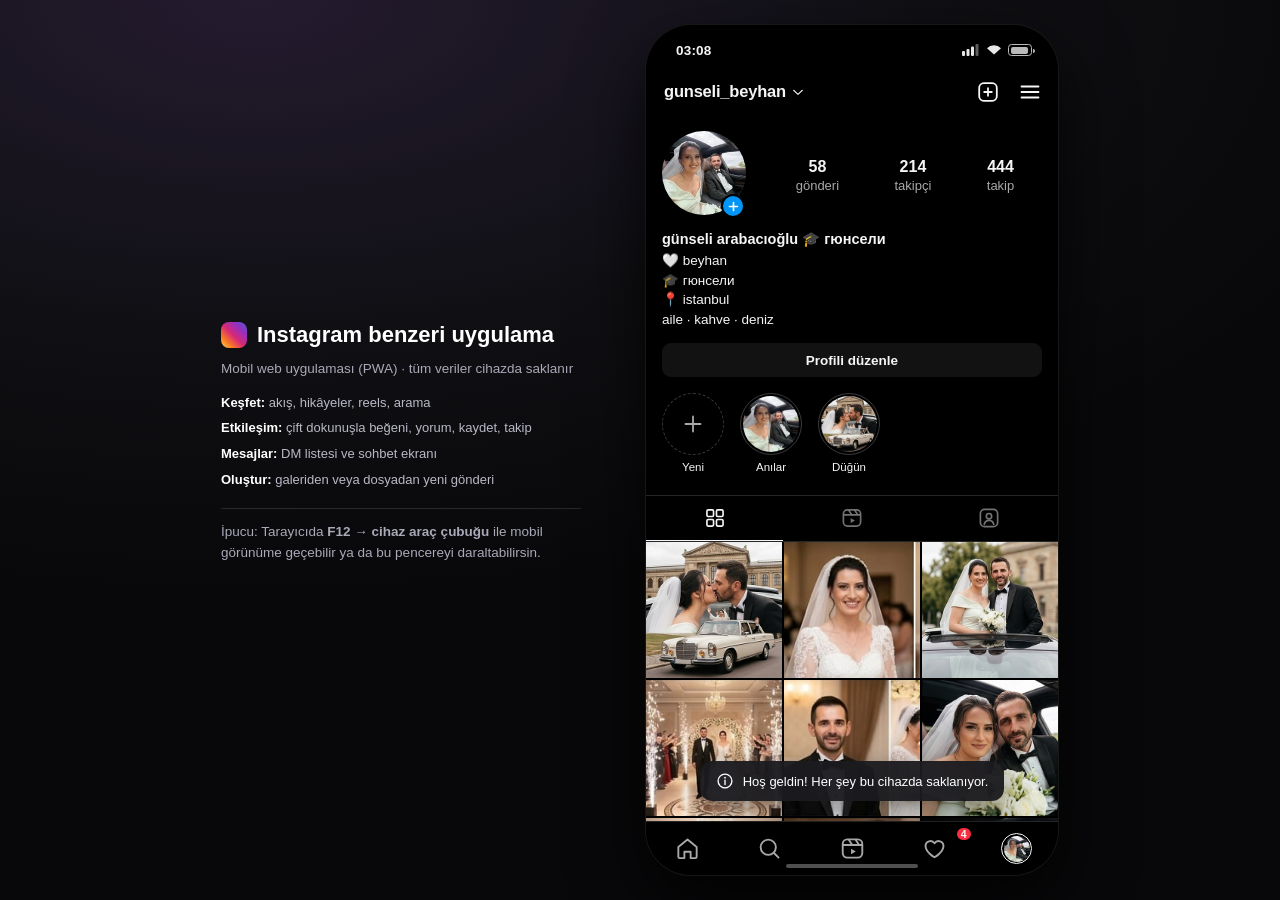
<file: index.html>
<!DOCTYPE html>
<html lang="tr" data-theme="dark">
<head>
<meta charset="utf-8" />
<meta name="viewport" content="width=device-width, initial-scale=1, maximum-scale=1, viewport-fit=cover" />
<title>Instagram — Benzeri Uygulama</title>
<meta name="description" content="Instagram benzeri, tamamen yerel çalışan mobil sosyal medya uygulaması prototipi." />
<meta name="theme-color" content="#000000" />
<meta name="color-scheme" content="dark light" />
<meta name="mobile-web-app-capable" content="yes" />
<meta name="apple-mobile-web-app-capable" content="yes" />
<meta name="apple-mobile-web-app-status-bar-style" content="black-translucent" />
<meta name="apple-mobile-web-app-title" content="Instagram" />
<link rel="manifest" href="manifest.webmanifest" />
<link rel="icon" href="icons/favicon-32.png" sizes="32x32" />
<link rel="apple-touch-icon" href="icons/apple-touch-icon.png" />
<link rel="stylesheet" href="css/styles.css" />
</head>
<body>

<!-- Masaüstünde telefon çerçevesi, telefonda tam ekran -->
<div class="stage">
  <aside class="stage-note" aria-hidden="true">
    <h1><span class="stage-note__mark"></span> Instagram benzeri uygulama</h1>
    <p>Mobil web uygulaması (PWA) · tüm veriler cihazda saklanır</p>
    <ul>
      <li><b>Keşfet:</b> akış, hikâyeler, reels, arama</li>
      <li><b>Etkileşim:</b> çift dokunuşla beğeni, yorum, kaydet, takip</li>
      <li><b>Mesajlar:</b> DM listesi ve sohbet ekranı</li>
      <li><b>Oluştur:</b> galeriden veya dosyadan yeni gönderi</li>
    </ul>
    <p class="stage-note__hint">İpucu: Tarayıcıda <b>F12 → cihaz araç çubuğu</b> ile mobil görünüme geçebilir ya da bu pencereyi daraltabilirsin.</p>
  </aside>

  <div class="device">
    <div class="phone" id="phone">
      <div class="notch" aria-hidden="true"></div>

      <div class="status-bar" aria-hidden="true">
        <div class="status-left"><span id="clock">09:41</span></div>
        <div class="status-right">
          <svg viewBox="0 0 18 12" width="18" height="12" aria-hidden="true"><rect x="0" y="7" width="3" height="5" rx="1" fill="currentColor"/><rect x="4.5" y="5" width="3" height="7" rx="1" fill="currentColor"/><rect x="9" y="2.5" width="3" height="9.5" rx="1" fill="currentColor"/><rect x="13.5" y="0" width="3" height="12" rx="1" fill="currentColor" opacity=".4"/></svg>
          <svg viewBox="0 0 16 12" width="16" height="12" aria-hidden="true"><path d="M8 10.5 1 4.2A9.6 9.6 0 0 1 15 4.2Z" fill="currentColor"/></svg>
          <span class="battery"><i style="width:78%"></i></span>
        </div>
      </div>

      <header class="appbar" id="appbar"></header>
      <main class="screen" id="screen" tabindex="-1"></main>
      <nav class="tabbar" id="tabbar" aria-label="Ana gezinme"></nav>

      <div class="overlay-root" id="overlays" aria-live="polite"></div>
      <div class="toasts" id="toasts" aria-live="polite"></div>
      <div class="home-indicator" aria-hidden="true"></div>
    </div>
  </div>
</div>

<script src="js/icons.js"></script>
<script src="js/data.js"></script>
<script src="js/store.js"></script>
<script src="js/components.js"></script>
<script src="js/app.js"></script>
</body>
</html>
</file>
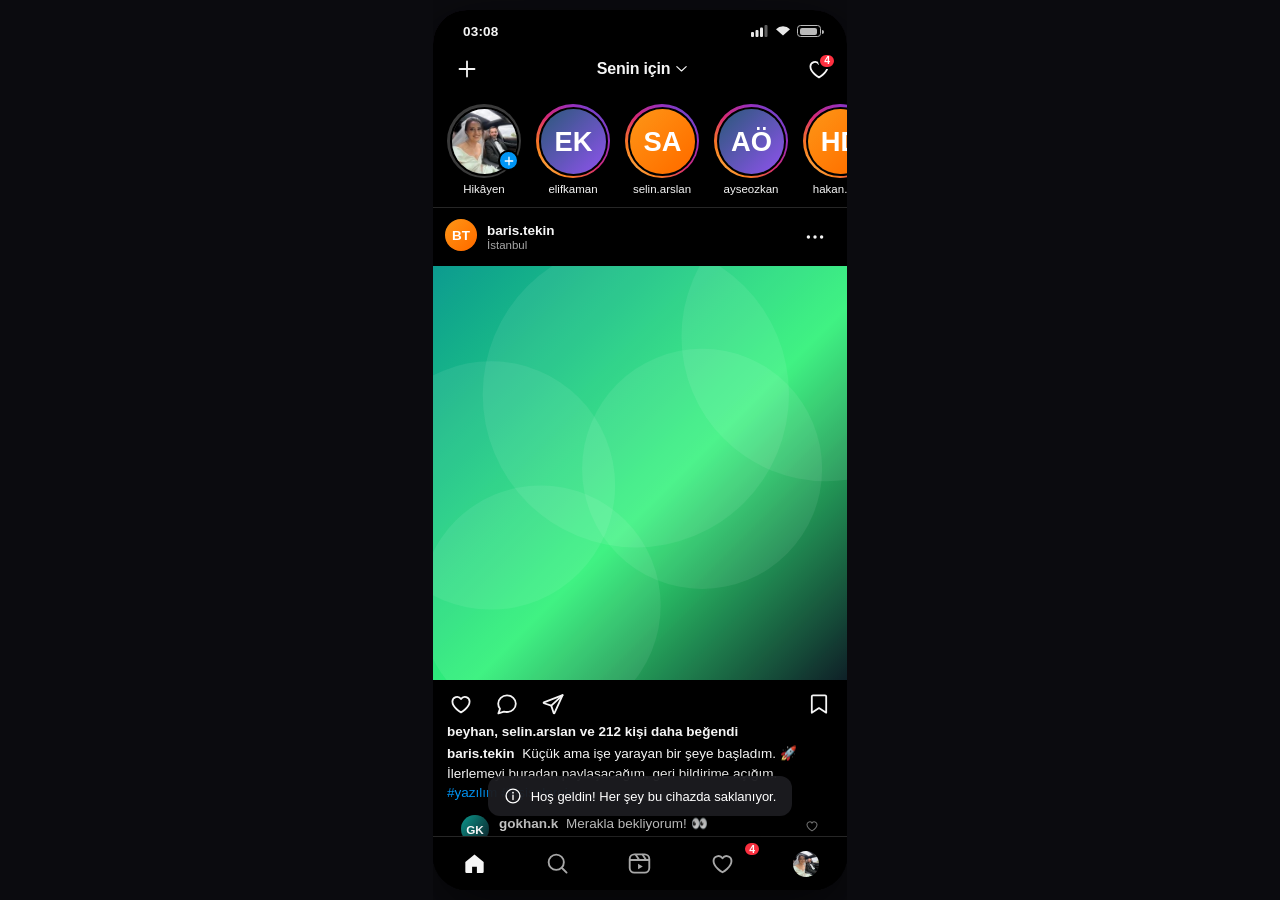
<file: tools/shot.html>
<!DOCTYPE html>
<html lang="tr">
<head>
<meta charset="utf-8">
<title>Ekran görüntüsü kabı</title>
<style>
  html, body { margin: 0; height: 100%; background: #0b0b0f; display: grid; place-items: center; overflow: hidden; }
  iframe { width: 414px; height: 880px; border: 0; border-radius: 34px; background: #000; box-shadow: 0 20px 60px rgba(0,0,0,.6); }
</style>
</head>
<body>
<!--
  Başsız Chrome penceresi 500px'in altına inemediği için uygulamayı tam 414x880
  CSS px'lik bir iframe içinde çalıştırıp o genişlikte ekran görüntüsü alıyoruz.
  Kullanım: shot.html?r=/feed&theme=dark
-->
<iframe id="f" src="../index.html#/feed"></iframe>
<script>
  var p = new URLSearchParams(location.search);
  var route = p.get("r") || "/feed";
  var theme = p.get("theme");
  var f = document.getElementById("f");
  f.src = "../index.html?nosw=1#" + route;
  if (theme) {
    f.addEventListener("load", function () {
      try { f.contentWindow.IG.Store.setTheme(theme); } catch (e) {}
    });
  }
</script>
</body>
</html>
</file>
<file: css/styles.css>
/* ==========================================================================
   styles.css — Instagram benzeri mobil web uygulaması
   1) Tema değişkenleri     6) Keşfet
   2) Sahne / telefon       7) Reels
   3) Üst çubuk + sekmeler  8) Profil
   4) Hikâye şeridi         9) Mesajlar
   5) Akış                 10) Katmanlar, hikâye oynatıcı, oluştur, ayarlar
   ========================================================================== */

/* ---------------------------------------------------------------- 1) Tema */
:root {
  --grad: linear-gradient(45deg, #feda75 0%, #fa7e1e 22%, #d62976 48%, #962fbf 74%, #4f5bd5 100%);
  --grad-soft: linear-gradient(45deg, #833ab4, #fd1d1d, #fcb045);
  --blue: #0095f6;
  --blue-press: #1877f2;
  --red: #ff3040;
  --green: #1cd14f;
  --radius: 12px;
  --radius-lg: 20px;
  --tap: 44px;
  --ease: cubic-bezier(.22, .61, .36, 1);
}

[data-theme="dark"] {
  --bg: #000000;
  --elev: #121212;
  --elev-2: #1c1c1e;
  --card: #0a0a0a;
  --border: #262626;
  --border-strong: #3a3a3a;
  --text: #f5f5f5;
  --text-2: #a8a8a8;
  --text-3: #737373;
  --chrome: rgba(0, 0, 0, .88);
  --overlay: rgba(0, 0, 0, .6);
  --bubble: #262626;
  --msg: linear-gradient(120deg, #4f5bd5, #962fbf 55%, #d62976);
  --stage: radial-gradient(1200px 600px at 20% 0%, #241b2f 0%, #101014 55%, #08080a 100%);
  --shadow: 0 30px 70px rgba(0, 0, 0, .75);
  --fallback: #17171a;
}

[data-theme="light"] {
  --bg: #ffffff;
  --elev: #f4f4f5;
  --elev-2: #ececee;
  --card: #ffffff;
  --border: #dbdbdb;
  --border-strong: #c7c7c7;
  --text: #000000;
  --text-2: #737373;
  --text-3: #8e8e8e;
  --chrome: rgba(255, 255, 255, .92);
  --overlay: rgba(0, 0, 0, .45);
  --bubble: #efefef;
  --msg: linear-gradient(120deg, #4f5bd5, #962fbf 55%, #d62976);
  --stage: radial-gradient(1200px 600px at 20% 0%, #efeaf6 0%, #e6e6ec 55%, #dcdce4 100%);
  --shadow: 0 30px 70px rgba(20, 20, 40, .28);
  --fallback: #ececec;
}

*, *::before, *::after { box-sizing: border-box; }

html, body {
  margin: 0;
  padding: 0;
  height: 100%;
}

body {
  font-family: -apple-system, BlinkMacSystemFont, "Segoe UI", Roboto, Helvetica, Arial, "Apple Color Emoji", "Segoe UI Emoji", sans-serif;
  background: var(--stage);
  color: var(--text);
  -webkit-font-smoothing: antialiased;
  -moz-osx-font-smoothing: grayscale;
  overflow: hidden;
}

[data-theme="light"] body { color: #000; }

button, input, textarea, select {
  font: inherit;
  color: inherit;
}

button {
  background: none;
  border: 0;
  padding: 0;
  cursor: pointer;
  -webkit-tap-highlight-color: transparent;
}

input, textarea {
  background: none;
  border: 0;
  outline: none;
}

textarea { resize: none; }

a { color: inherit; text-decoration: none; cursor: pointer; }

ul { list-style: none; margin: 0; padding: 0; }

h1, h2, h3, h4, p { margin: 0; }

.flex-1 { flex: 1; }

.lnk { color: var(--blue); cursor: pointer; }
.lnk--bold { font-weight: 700; }
.lnk--danger { color: var(--red); }

.uname { font-weight: 600; color: var(--text); }

.ic { display: block; flex: none; }

/* Doğrulama rozeti her zaman metin akışında kalmalı; blok olursa satır kırıyor */
svg.ic--verified { display: inline-block; vertical-align: -1px; margin-left: 3px; }

.ic--liked path { fill: var(--red); stroke: var(--red); }
.ic--saved path { fill: var(--text); stroke: var(--text); }

/* ------------------------------------------------- 2) Sahne ve telefon */
.stage {
  height: 100%;
  display: flex;
  align-items: center;
  justify-content: center;
  gap: 64px;
  padding: 24px;
}

.stage-note {
  max-width: 360px;
  color: #c9c9d4;
  display: none;
}

.stage-note h1 {
  font-size: 22px;
  font-weight: 700;
  color: #fff;
  display: flex;
  align-items: center;
  gap: 10px;
  margin-bottom: 10px;
}

.stage-note__mark {
  width: 26px;
  height: 26px;
  border-radius: 8px;
  background: var(--grad);
  display: inline-block;
}

.stage-note p { font-size: 13.5px; line-height: 1.6; color: #a9a9b8; margin-bottom: 14px; }

.stage-note ul { display: grid; gap: 7px; margin-bottom: 18px; }

.stage-note li { font-size: 13px; line-height: 1.45; color: #b9b9c6; }

.stage-note li b { color: #fff; font-weight: 600; }

.stage-note__hint {
  font-size: 12px;
  color: #8d8d9c;
  border-top: 1px solid rgba(255, 255, 255, .12);
  padding-top: 12px;
}

[data-theme="light"] .stage-note h1 { color: #1b1b22; }
[data-theme="light"] .stage-note p,
[data-theme="light"] .stage-note li { color: #4a4a58; }
[data-theme="light"] .stage-note li b { color: #1b1b22; }
[data-theme="light"] .stage-note__hint { color: #6a6a78; border-color: rgba(0, 0, 0, .1); }

.device {
  position: relative;
  flex: none;
}

.phone {
  position: relative;
  width: 414px;
  height: min(880px, calc(100vh - 48px));
  background: var(--bg);
  border-radius: 46px;
  overflow: hidden;
  display: flex;
  flex-direction: column;
  box-shadow: var(--shadow);
  border: 1px solid rgba(255, 255, 255, .09);
  isolation: isolate;
}

[data-theme="light"] .phone { border-color: rgba(0, 0, 0, .12); }

.notch {
  position: absolute;
  top: 9px;
  left: 50%;
  transform: translateX(-50%);
  width: 118px;
  height: 27px;
  border-radius: 18px;
  background: #000;
  z-index: 95;
  pointer-events: none;
}

[data-theme="light"] .notch { background: #101014; }

.home-indicator {
  position: absolute;
  bottom: 7px;
  left: 50%;
  transform: translateX(-50%);
  width: 132px;
  height: 4.5px;
  border-radius: 3px;
  background: var(--text);
  opacity: .32;
  z-index: 90;
  pointer-events: none;
}

.status-bar {
  flex: none;
  height: 42px;
  display: flex;
  align-items: center;
  justify-content: space-between;
  padding: 0 26px 0 30px;
  font-size: 13.5px;
  font-weight: 600;
  color: var(--text);
  letter-spacing: .2px;
}

.status-left { padding-top: 8px; }

.status-right {
  display: flex;
  align-items: center;
  gap: 6px;
  padding-top: 8px;
  opacity: .95;
}

.battery {
  width: 24px;
  height: 12px;
  border: 1px solid currentColor;
  border-radius: 3.5px;
  position: relative;
  opacity: .8;
  display: inline-block;
}

.battery::after {
  content: "";
  position: absolute;
  right: -3.5px;
  top: 3.5px;
  width: 2px;
  height: 4px;
  border-radius: 0 2px 2px 0;
  background: currentColor;
}

.battery i {
  position: absolute;
  inset: 1.5px;
  display: block;
  background: currentColor;
  border-radius: 2px;
  max-width: calc(100% - 3px);
}

/* ---------------------------------------------------- 3) Üst çubuk */
.appbar {
  flex: none;
  height: 50px;
  display: flex;
  align-items: center;
  gap: 4px;
  padding: 0 8px 0 14px;
  background: var(--bg);
  border-bottom: 1px solid transparent;
  z-index: 40;
}

.appbar--flush { border-bottom-color: transparent; }

.appbar__left { flex: 1; display: flex; align-items: center; }

.appbar__right { display: flex; align-items: center; gap: 2px; }

.appbar__title {
  flex: 1;
  font-size: 17px;
  font-weight: 700;
  letter-spacing: -.2px;
  white-space: nowrap;
  overflow: hidden;
  text-overflow: ellipsis;
  padding-left: 4px;
}

.appbar__title--tight { font-size: 16.5px; display: flex; align-items: center; gap: 5px; }

/* Akış başlığı: ortada "Senin için ⌄" (gerçek Instagram gibi) */
.appbar__feedtitle {
  display: flex;
  align-items: center;
  gap: 4px;
  font-size: 16px;
  font-weight: 700;
  letter-spacing: -.2px;
  color: var(--text);
  background: none;
  padding: 4px 2px;
}

.appbar__right--feed { flex: 1; justify-content: flex-end; }

.appbar__back { display: flex; align-items: center; }

.appbar__search {
  flex: 1;
  display: flex;
  align-items: center;
  gap: 8px;
  height: 36px;
  padding: 0 10px;
  border-radius: 10px;
  background: var(--elev);
  color: var(--text-2);
}

.appbar__search input {
  flex: 1;
  font-size: 15px;
  color: var(--text);
  min-width: 0;
}

.appbar__search input::placeholder { color: var(--text-3); }

.appbar__search .icon-btn--sm { width: 24px; height: 24px; color: var(--text-3); }

.wordmark {
  font-family: "Segoe Script", "Brush Script MT", "Apple Chancery", "Lucida Handwriting", cursive;
  font-size: 26px;
  font-weight: 500;
  letter-spacing: .4px;
  line-height: 1;
  padding-bottom: 4px;
  background: var(--grad);
  -webkit-background-clip: text;
  background-clip: text;
  color: transparent;
  white-space: nowrap;
}

.icon-btn {
  width: 40px;
  height: 40px;
  display: grid;
  place-items: center;
  color: var(--text);
  border-radius: 50%;
  position: relative;
  transition: transform .12s var(--ease), opacity .15s;
}

.icon-btn:active { transform: scale(.9); opacity: .75; }

.icon-btn--ghost { color: #fff; }

.dot-badge {
  position: absolute;
  top: 4px;
  right: 3px;
  min-width: 16px;
  height: 16px;
  padding: 0 4px;
  border-radius: 9px;
  background: var(--red);
  color: #fff;
  font-size: 10.5px;
  font-weight: 700;
  display: grid;
  place-items: center;
  border: 2px solid var(--bg);
  line-height: 1;
}

/* ---------------------------------------------------- 3b) Sekmeler */
.tabbar {
  flex: none;
  height: 54px;
  display: flex;
  align-items: center;
  justify-content: space-around;
  background: var(--chrome);
  backdrop-filter: blur(18px);
  -webkit-backdrop-filter: blur(18px);
  border-top: 1px solid var(--border);
  padding-bottom: env(safe-area-inset-bottom);
  z-index: 50;
  transition: transform .25s var(--ease), opacity .2s;
}

.tabbar.is-hidden { transform: translateY(110%); opacity: 0; pointer-events: none; }

.tabbar__item {
  flex: 1;
  height: 100%;
  display: grid;
  place-items: center;
  color: var(--text);
  position: relative;
  transition: transform .15s var(--ease);
}

.tabbar__item:active { transform: scale(.88); }

.tabbar__item.is-active { color: var(--text); }

.tabbar__item:not(.is-active) { color: var(--text-2); }

.tabbar__avatar {
  display: grid;
  place-items: center;
  border-radius: 50%;
  padding: 1.5px;
  border: 1.5px solid transparent;
}

.tabbar__avatar.is-active { border-color: var(--text); }

.tabbar__avatar .avatar { border-radius: 50%; }

/* ------------------------------------------------- 4) Kaydırılan ekran */
.screen {
  flex: 1;
  overflow-y: auto;
  overflow-x: hidden;
  -webkit-overflow-scrolling: touch;
  overscroll-behavior-y: contain;
  scrollbar-width: none;
  position: relative;
}

.screen::-webkit-scrollbar { display: none; }

.screen--reels { overflow: hidden; }

.screen__inner { padding-bottom: 22px; }

.screen__inner--tight { padding-top: 4px; }

.screen__inner--flush { padding-bottom: 26px; }

.section-label {
  display: flex;
  align-items: center;
  justify-content: space-between;
  padding: 14px 14px 8px;
  font-size: 13px;
  font-weight: 700;
  color: var(--text);
  letter-spacing: .1px;
}

.section-label .lnk { font-size: 12.5px; font-weight: 600; }

/* --------------------------------------------------- 4b) Hikâye şeridi */
.story-bar {
  display: flex;
  gap: 15px;
  padding: 10px 14px 12px;
  overflow-x: auto;
  scrollbar-width: none;
  border-bottom: 1px solid var(--border);
}

.story-bar::-webkit-scrollbar { display: none; }

.story { position: relative; display: flex; flex-direction: column; align-items: center; gap: 5px; flex: none; }

.story__name {
  font-size: 11.5px;
  color: var(--text);
  max-width: 74px;
  overflow: hidden;
  text-overflow: ellipsis;
  white-space: nowrap;
  text-align: center;
}

.story__add {
  position: absolute;
  right: 2px;
  top: 46px;
  width: 21px;
  height: 21px;
  border-radius: 50%;
  background: var(--blue);
  color: #fff;
  display: grid;
  place-items: center;
  border: 2.5px solid var(--bg);
  z-index: 2;
}

.story-ring {
  --av: 66px;
  width: calc(var(--av) + 8px);
  height: calc(var(--av) + 8px);
  padding: 2.5px;
  border-radius: 50%;
  background: var(--grad);
  display: grid;
  place-items: center;
  flex: none;
  position: relative;
  cursor: pointer;
  transition: transform .14s var(--ease);
}

.story-ring:active { transform: scale(.94); }

.story-ring.is-seen { background: var(--border-strong); }

.story-ring .avatar {
  width: 100%;
  height: 100%;
  border-radius: 50%;
  border: 2.5px solid var(--bg);
  object-fit: cover;
  background: var(--elev);
}

.story-ring__live {
  position: absolute;
  bottom: -2px;
  left: 50%;
  transform: translateX(-50%);
  background: var(--red);
  color: #fff;
  font-size: 8.5px;
  font-weight: 800;
  letter-spacing: .6px;
  padding: 3px 6px;
  border-radius: 6px;
  border: 2px solid var(--bg);
}

.story-ring__badge {
  position: absolute;
  top: -2px;
  right: -2px;
  background: var(--red);
  color: #fff;
  font-size: 10px;
  font-weight: 700;
  min-width: 17px;
  height: 17px;
  border-radius: 9px;
  display: grid;
  place-items: center;
  border: 2px solid var(--bg);
}

.pull-hint {
  height: 0;
  overflow: hidden;
  display: flex;
  align-items: center;
  justify-content: center;
  gap: 8px;
  color: var(--text-2);
  font-size: 12.5px;
  transition: height .2s var(--ease);
}

.pull-hint .spinner { opacity: .35; transition: opacity .2s; }

.pull-hint.is-pulling .spinner { opacity: 1; }

.pull-hint.is-refreshing .spinner { opacity: 1; animation-duration: .7s; }

.spinner {
  width: 17px;
  height: 17px;
  border-radius: 50%;
  border: 2px solid var(--text-3);
  border-top-color: var(--text);
  animation: spin 1s linear infinite;
  display: inline-block;
}

@keyframes spin { to { transform: rotate(360deg); } }

/* ------------------------------------------------------------ 5) Akış */
.feed { display: flex; flex-direction: column; }

.post { border-bottom: 1px solid var(--border); padding-bottom: 6px; }

.post-head {
  display: flex;
  align-items: center;
  gap: 10px;
  padding: 9px 12px;
}

.post-head__ring { flex: none; display: grid; place-items: center; }

.post-head__ring .story-ring { --av: 32px; }

.post-head__meta { flex: 1; display: flex; flex-direction: column; min-width: 0; gap: 1px; }

.post-head__meta .uname { font-size: 13.5px; display: flex; align-items: center; gap: 4px; }

.post-head__sub {
  font-size: 11.5px;
  color: var(--text-2);
  overflow: hidden;
  text-overflow: ellipsis;
  white-space: nowrap;
}

.post-media {
  position: relative;
  background: var(--fallback);
  overflow: hidden;
  cursor: pointer;
  user-select: none;
  -webkit-user-select: none;
}

.post-media__img {
  width: 100%;
  height: auto;
  display: block;
  max-height: 78vh;
  object-fit: cover;
  background: var(--fallback);
}

.post-actions {
  display: flex;
  align-items: center;
  gap: 6px;
  padding: 4px 8px 0;
}

.post-actions .icon-btn { color: var(--text); }

.post-body { padding: 0 14px; display: flex; flex-direction: column; gap: 5px; }

.post-likes { font-size: 13.5px; font-weight: 700; }

.post-caption { font-size: 13.5px; line-height: 1.45; word-break: break-word; }

.post-caption .uname { margin-right: 4px; }

.post-more, .post-addcomment {
  font-size: 13.5px;
  color: var(--text-2);
  text-align: left;
  padding: 1px 0;
}

.post-time { font-size: 10.5px; color: var(--text-3); text-transform: uppercase; letter-spacing: .3px; }

.heart-burst {
  position: absolute;
  inset: 0;
  display: grid;
  place-items: center;
  color: #fff;
  opacity: 0;
  pointer-events: none;
  z-index: 3;
}

.heart-burst .ic { filter: drop-shadow(0 6px 18px rgba(0, 0, 0, .45)); }

.heart-burst.is-on { animation: heartPop .9s var(--ease) forwards; }

.heart-burst.is-on .ic path { fill: #ff2d55; stroke: #fff; stroke-width: .8; }

@keyframes heartPop {
  0% { opacity: 0; transform: scale(.2); }
  22% { opacity: 1; transform: scale(1.22); }
  40% { transform: scale(.94); }
  55% { transform: scale(1.04); }
  78% { opacity: 1; transform: scale(1); }
  100% { opacity: 0; transform: scale(1.02) translateY(-16px); }
}

.feed-end {
  padding: 28px 20px 14px;
  text-align: center;
  color: var(--text-2);
  font-size: 13px;
  display: grid;
  gap: 12px;
  justify-items: center;
}

/* --------------------------------------------------------- Yorumlar */
.comment {
  display: flex;
  align-items: flex-start;
  gap: 10px;
  padding: 7px 14px;
}

.comment--detail { padding: 8px 14px; }

.comment__av { flex: none; }

.comment__av .avatar { border-radius: 50%; }

.comment__body { flex: 1; min-width: 0; display: flex; flex-direction: column; gap: 3px; }

.comment__text { font-size: 13.5px; line-height: 1.4; word-break: break-word; }

.comment__text .uname { margin-right: 4px; }

.comment__meta { font-size: 11.5px; color: var(--text-2); display: flex; gap: 6px; align-items: center; }

.comment__like { color: var(--text-3); padding: 4px 0 0; }

.comment__like.is-active { color: var(--red); }

.comment-av .avatar { border-radius: 50%; }

.detail__empty { font-size: 13.5px; color: var(--text-2); padding: 16px 14px; }

/* ------------------------------------------------------------ 6) Keşfet */
.chips { display: flex; flex-wrap: wrap; gap: 8px; padding: 2px 14px 4px; }

.chip {
  display: inline-flex;
  align-items: center;
  gap: 5px;
  padding: 8px 13px;
  border-radius: 999px;
  background: var(--elev);
  font-size: 13px;
  font-weight: 600;
  color: var(--text);
  border: 1px solid transparent;
  transition: transform .12s var(--ease);
}

.chip:active { transform: scale(.95); }

.chip--ghost { background: transparent; border-color: var(--border); color: var(--text-2); font-weight: 500; }

.suggest { display: flex; gap: 10px; padding: 4px 14px 6px; }

.suggest__card {
  flex: 1;
  min-width: 0;
  display: flex;
  flex-direction: column;
  align-items: center;
  gap: 6px;
  padding: 14px 8px;
  border: 1px solid var(--border);
  border-radius: var(--radius);
  background: var(--card);
}

.suggest__card .avatar { border-radius: 50%; }

.suggest__name { font-size: 13px; font-weight: 600; display: flex; align-items: center; gap: 4px; max-width: 100%; overflow: hidden; text-overflow: ellipsis; white-space: nowrap; }

.suggest__sub { font-size: 11.5px; color: var(--text-2); text-align: center; overflow: hidden; text-overflow: ellipsis; white-space: nowrap; max-width: 100%; }

.grid3 {
  display: grid;
  grid-template-columns: repeat(3, 1fr);
  gap: 2px;
}

.grid3--gap { gap: 3px; padding: 0 2px; }

.cell {
  position: relative;
  aspect-ratio: 1 / 1;
  overflow: hidden;
  background: var(--fallback);
  display: block;
}

.cell__img { width: 100%; height: 100%; object-fit: cover; display: block; }

.cell__stats {
  position: absolute;
  inset: 0;
  background: rgba(0, 0, 0, .42);
  color: #fff;
  display: flex;
  align-items: center;
  justify-content: center;
  gap: 14px;
  font-size: 12.5px;
  font-weight: 700;
  opacity: 0;
  transition: opacity .18s;
}

.cell:hover .cell__stats { opacity: 1; }

.cell__stats .ic { display: inline-block; vertical-align: -2px; }

.cell__kind { position: absolute; top: 6px; right: 6px; color: #fff; filter: drop-shadow(0 1px 3px rgba(0,0,0,.6)); }

.cell--pick { cursor: pointer; }

.user-list { display: flex; flex-direction: column; padding: 0 4px; }

.user-row {
  display: flex;
  align-items: center;
  gap: 12px;
  padding: 8px 10px;
  border-radius: 12px;
  width: 100%;
  text-align: left;
  transition: background .15s;
}

.user-row:active { background: var(--elev); }

.user-row .avatar { border-radius: 50%; }

.user-row__meta { flex: 1; display: flex; flex-direction: column; min-width: 0; }

.user-row__name { font-size: 14px; font-weight: 600; display: flex; align-items: center; gap: 4px; }

.user-row__sub { font-size: 12px; color: var(--text-2); overflow: hidden; text-overflow: ellipsis; white-space: nowrap; }

.hash-ico {
  width: 44px;
  height: 44px;
  border-radius: 50%;
  background: var(--elev);
  display: grid;
  place-items: center;
  color: var(--text);
  flex: none;
}

/* ------------------------------------------------------------ 7) Reels */
.reels {
  height: 100%;
  overflow-y: auto;
  scroll-snap-type: y mandatory;
  scrollbar-width: none;
  background: #000;
}

.reels::-webkit-scrollbar { display: none; }

.reel {
  position: relative;
  height: 100%;
  scroll-snap-align: start;
  scroll-snap-stop: always;
  overflow: hidden;
  background: #000;
  color: #fff;
}

.reel__media { position: absolute; inset: 0; cursor: pointer; }

.reel__frame { position: absolute; inset: 0; overflow: hidden; }

.reel__img {
  width: 100%;
  height: 100%;
  object-fit: cover;
  display: block;
  transform-origin: center;
}

.reel.is-active .reel__img { animation: kenburns 16s ease-out both; }

@keyframes kenburns {
  0% { transform: scale(1.02) translate3d(0, 0, 0); }
  100% { transform: scale(1.16) translate3d(-1.5%, -2%, 0); }
}

.reel__scrim {
  position: absolute;
  inset: 0;
  background: linear-gradient(180deg, rgba(0, 0, 0, .55) 0%, rgba(0, 0, 0, 0) 26%, rgba(0, 0, 0, 0) 52%, rgba(0, 0, 0, .72) 100%);
  pointer-events: none;
}

.reel__side {
  position: absolute;
  right: 8px;
  bottom: 26px;
  display: flex;
  flex-direction: column;
  align-items: center;
  gap: 15px;
  z-index: 4;
}

.reel__act {
  display: flex;
  flex-direction: column;
  align-items: center;
  gap: 4px;
  color: #fff;
  font-size: 11.5px;
  font-weight: 600;
  transition: transform .14s var(--ease);
}

.reel__act:active { transform: scale(.88); }

.reel__act.is-active { color: var(--red); }

.reel__act.is-active .ic path { fill: var(--red); stroke: var(--red); }

.reel__disc {
  width: 34px;
  height: 34px;
  border-radius: 50%;
  overflow: hidden;
  border: 2px solid rgba(255, 255, 255, .65);
  display: block;
  animation: spin 7s linear infinite;
  margin-top: 4px;
}

.reel__disc-img { width: 100%; height: 100%; object-fit: cover; display: block; }

.reel__info {
  position: absolute;
  left: 12px;
  right: 74px;
  bottom: 22px;
  z-index: 4;
  display: flex;
  flex-direction: column;
  gap: 8px;
}

.reel__user { display: flex; align-items: center; gap: 8px; }

.reel__user .story-ring { --av: 34px; }

.reel__user .uname { font-size: 14px; color: #fff; display: flex; align-items: center; gap: 4px; }

.reel__caption { font-size: 13px; line-height: 1.4; max-height: 3.6em; overflow: hidden; }

.reel__audio {
  display: flex;
  align-items: center;
  gap: 6px;
  font-size: 12px;
  color: rgba(255, 255, 255, .92);
}

.reel__pause {
  position: absolute;
  inset: 0;
  display: grid;
  place-items: center;
  color: rgba(255, 255, 255, .85);
  opacity: 0;
  transition: opacity .2s;
}

.reel.is-paused .reel__pause { opacity: 1; }

/* ----------------------------------------------------------- 8) Profil */
.phead { padding: 14px 16px 6px; }

.phead__top { display: flex; align-items: center; gap: 22px; }

.phead__avatar { flex: none; }

.phead__stats { flex: 1; display: flex; justify-content: space-around; }

.pstat {
  display: flex;
  flex-direction: column;
  align-items: center;
  gap: 2px;
  color: var(--text);
}

.pstat b { font-size: 16px; font-weight: 700; }

.pstat span { font-size: 13px; color: var(--text-2); }

.phead__bio { margin-top: 12px; display: flex; flex-direction: column; gap: 3px; }

.phead__name { font-size: 14.5px; font-weight: 600; display: flex; align-items: center; gap: 5px; }

.phead__category { font-size: 12.5px; color: var(--text-2); }

.phead__text { font-size: 13.5px; line-height: 1.45; word-break: break-word; }

.phead__link { font-size: 13.5px; display: inline-flex; align-items: center; gap: 5px; font-weight: 600; }

.phead__new {
  margin-top: 6px;
  font-size: 12.5px;
  font-weight: 600;
  color: var(--blue);
}

.phead__buttons { display: flex; gap: 6px; margin-top: 14px; }

.btn {
  display: inline-flex;
  align-items: center;
  justify-content: center;
  gap: 6px;
  height: 34px;
  padding: 0 16px;
  border-radius: 9px;
  font-size: 13.5px;
  font-weight: 600;
  transition: transform .12s var(--ease), opacity .15s;
  white-space: nowrap;
}

.btn:active { transform: scale(.97); opacity: .88; }

.btn--primary { background: var(--blue); color: #fff; }

.btn--ghost { background: var(--elev); color: var(--text); }

.btn--danger { background: var(--red); color: #fff; }

.btn--sm { height: 30px; padding: 0 12px; font-size: 12.5px; border-radius: 8px; }

.btn--xs { height: 26px; padding: 0 10px; font-size: 11.5px; border-radius: 8px; background: rgba(255,255,255,.16); }

.btn--grow { flex: 1; }

.btn--block { width: 100%; margin-top: 8px; }

.btn--icon { width: 36px; padding: 0; flex: none; }

.highlights {
  display: flex;
  gap: 16px;
  overflow-x: auto;
  scrollbar-width: none;
  padding: 16px 0 6px;
}

.highlights::-webkit-scrollbar { display: none; }

.highlight { display: flex; flex-direction: column; align-items: center; gap: 6px; flex: none; }

.highlight__ring {
  width: 62px;
  height: 62px;
  border-radius: 50%;
  padding: 2px;
  border: 1px solid var(--border-strong);
  display: grid;
  place-items: center;
}

.highlight__img { width: 100%; height: 100%; border-radius: 50%; object-fit: cover; display: block; }

.highlight__label { font-size: 11.5px; color: var(--text); max-width: 68px; overflow: hidden; text-overflow: ellipsis; white-space: nowrap; }

.tabs {
  display: flex;
  margin-top: 10px;
  border-top: 1px solid var(--border);
  border-bottom: 1px solid var(--border);
}

.tab {
  flex: 1;
  height: 45px;
  display: grid;
  place-items: center;
  color: var(--text-3);
  border-bottom: 1.5px solid transparent;
  transition: color .15s;
}

.tab.is-active { color: var(--text); border-bottom-color: var(--text); }

.grid-empty {
  padding: 54px 30px;
  display: grid;
  justify-items: center;
  gap: 12px;
  color: var(--text-2);
  text-align: center;
  font-size: 13.5px;
}

.grid-empty .ic { opacity: .55; }

/* --- Instagram profil ekranı: boş durum, +Yeni, avatar rozeti --- */

/* Kendi profilinde boş ızgara yerine görünen "Gönderi paylaş" bloğu */
.pempty {
  padding: 46px 34px 54px;
  display: grid;
  justify-items: center;
  gap: 10px;
  text-align: center;
}

.pempty__icon {
  width: 76px;
  height: 76px;
  border-radius: 50%;
  border: 1.5px solid var(--border-strong);
  display: grid;
  place-items: center;
  color: var(--text-2);
  margin-bottom: 6px;
}

.pempty h3 { font-size: 15px; font-weight: 600; color: var(--text); }

.pempty p { font-size: 13.5px; line-height: 1.45; color: var(--text-2); max-width: 260px; }

.pempty .btn { margin-top: 8px; }

.pempty__hint {
  font-size: 11.5px !important;
  color: var(--text-3) !important;
  line-height: 1.5 !important;
  max-width: 280px !important;
  margin-top: 4px;
}

/* Öne çıkanlar: "+ Yeni" dairesi */
.highlight__ring--new {
  border-style: dashed;
  border-color: var(--border-strong);
  color: var(--text-2);
}

.highlight__img--empty {
  display: grid;
  place-items: center;
  color: var(--text-3);
  background: var(--elev);
}

/* Öne çıkan oluşturma / düzenleme formu */
.hlform { padding: 16px 16px 18px; display: flex; flex-direction: column; }

.hlform__cover { display: flex; flex-direction: column; align-items: center; gap: 10px; margin-bottom: 16px; }

.hlform__cover .highlight__ring { width: 84px; height: 84px; }

/* Kendi avatarında hikâye ekleme rozeti */
.phead__avatar-wrap { position: relative; display: inline-block; cursor: pointer; }

.phead__avatar-plus {
  position: absolute;
  right: 1px;
  bottom: 1px;
  width: 24px;
  height: 24px;
  border-radius: 50%;
  background: var(--blue);
  color: #fff;
  display: grid;
  place-items: center;
  border: 2.5px solid var(--bg);
}

/* Biyografi boşken görünen "Biyografi ekle" bağlantısı */
.phead__addbio {
  align-self: flex-start;
  font-size: 13px;
  color: var(--text-3);
  padding: 1px 0;
}

/* Kaydedilenler ekranı başlığı */
.saved-head {
  display: flex;
  align-items: center;
  gap: 12px;
  padding: 14px 16px;
  border-bottom: 1px solid var(--border);
}

.saved-head__icon {
  width: 42px;
  height: 42px;
  border-radius: 50%;
  border: 1.5px solid var(--border-strong);
  display: grid;
  place-items: center;
  flex: none;
  color: var(--text);
}

.saved-head span:last-child { display: flex; flex-direction: column; gap: 2px; }

.saved-head b { font-size: 14px; font-weight: 600; }

.saved-head i { font-size: 12.5px; color: var(--text-2); font-style: normal; }

/* Toplu fotoğraf yükleme */
.batch-head { padding: 14px 16px 4px; display: flex; flex-direction: column; gap: 3px; }

.batch-head b { font-size: 15px; }

.batch-head span { font-size: 12.5px; color: var(--text-2); }

.batch-grid {
  display: grid;
  grid-template-columns: repeat(3, 1fr);
  gap: 3px;
  padding: 12px 2px 4px;
  max-height: 46vh;
  overflow-y: auto;
  scrollbar-width: none;
}

.batch-grid::-webkit-scrollbar { display: none; }

.batch-cell { position: relative; aspect-ratio: 1 / 1; overflow: hidden; background: var(--fallback); display: block; }

.batch-cell__img { width: 100%; height: 100%; object-fit: cover; display: block; }

.batch-cell__del {
  position: absolute;
  top: 4px;
  right: 4px;
  width: 22px;
  height: 22px;
  border-radius: 50%;
  background: rgba(0, 0, 0, .65);
  color: #fff;
  display: grid;
  place-items: center;
  backdrop-filter: blur(4px);
}

/* -------------------------------------------------------- 9) Mesajlar */
.dm-bar {
  display: flex;
  align-items: center;
  justify-content: space-between;
  padding: 6px 16px 2px;
  color: var(--text);
}

.dm-bar__user { font-size: 15px; font-weight: 700; }

.dm-bar__actions { color: var(--text-2); }

.notes { display: flex; gap: 14px; overflow-x: auto; scrollbar-width: none; padding: 4px 16px 8px; }

.notes::-webkit-scrollbar { display: none; }

.note { display: flex; flex-direction: column; align-items: center; gap: 6px; flex: none; width: 74px; }

.note__av { position: relative; display: block; }

.note__av .avatar { border-radius: 50%; }

.note__bubble {
  position: absolute;
  top: -26px;
  left: 50%;
  transform: translateX(-50%);
  background: var(--elev-2);
  color: var(--text);
  font-size: 10px;
  line-height: 1.25;
  padding: 6px 8px;
  border-radius: 12px;
  width: 92px;
  text-align: center;
  box-shadow: 0 6px 16px rgba(0, 0, 0, .28);
  display: block;
  overflow: hidden;
  text-overflow: ellipsis;
}

.note__plus {
  position: absolute;
  right: -2px;
  bottom: -2px;
  width: 22px;
  height: 22px;
  border-radius: 50%;
  background: var(--blue);
  color: #fff;
  display: grid;
  place-items: center;
  border: 2.5px solid var(--bg);
}

.note__label { font-size: 11px; color: var(--text-2); max-width: 72px; overflow: hidden; text-overflow: ellipsis; white-space: nowrap; }

.chatlist { display: flex; flex-direction: column; padding: 2px 6px 10px; }

.chatrow {
  display: flex;
  align-items: center;
  gap: 12px;
  padding: 9px 10px;
  border-radius: 12px;
  text-align: left;
  transition: background .15s;
}

.chatrow:active { background: var(--elev); }

.chatrow__av { position: relative; flex: none; }

.chatrow__av .avatar { border-radius: 50%; }

.chatrow__online {
  position: absolute;
  right: 0;
  bottom: 1px;
  width: 13px;
  height: 13px;
  border-radius: 50%;
  background: var(--green);
  border: 2.5px solid var(--bg);
}

.chatrow__body { flex: 1; min-width: 0; display: flex; flex-direction: column; gap: 2px; }

.chatrow__name { font-size: 14px; display: flex; align-items: center; gap: 4px; }

.chatrow__msg { font-size: 13px; color: var(--text-2); overflow: hidden; text-overflow: ellipsis; white-space: nowrap; }

.chatrow__msg.is-unread { color: var(--text); font-weight: 600; }

.chatrow__badge {
  background: var(--blue);
  color: #fff;
  font-size: 11px;
  font-weight: 700;
  min-width: 20px;
  height: 20px;
  border-radius: 10px;
  display: grid;
  place-items: center;
  padding: 0 6px;
}

.chatrow__pin { color: var(--text-3); }

/* --------------------------------------------------------- Sohbet */
.chat { display: flex; flex-direction: column; height: 100%; }

.chat__head {
  display: flex;
  align-items: center;
  gap: 10px;
  padding: 6px 12px 8px;
  border-bottom: 1px solid var(--border);
  flex: none;
}

.chat__head .avatar { border-radius: 50%; }

.chat__head-meta { flex: 1; display: flex; flex-direction: column; min-width: 0; }

.chat__head-meta b { font-size: 13.5px; }

.chat__head-meta i { font-size: 11.5px; color: var(--green); font-style: normal; }

.chat__messages { flex: 1; overflow-y: auto; padding: 12px 14px 4px; display: flex; flex-direction: column; gap: 6px; scrollbar-width: none; }

.chat__messages::-webkit-scrollbar { display: none; }

.chat__day { display: flex; justify-content: center; margin: 8px 0; }

.chat__day span { font-size: 11px; color: var(--text-2); background: var(--elev); padding: 4px 10px; border-radius: 10px; }

.msg {
  max-width: 76%;
  padding: 9px 13px;
  border-radius: 18px;
  font-size: 13.5px;
  line-height: 1.42;
  background: var(--bubble);
  color: var(--text);
  align-self: flex-start;
  border-bottom-left-radius: 6px;
  word-break: break-word;
  animation: msgIn .22s var(--ease) both;
}

.msg--me {
  align-self: flex-end;
  background: var(--msg);
  color: #fff;
  border-bottom-left-radius: 18px;
  border-bottom-right-radius: 6px;
}

@keyframes msgIn {
  from { opacity: 0; transform: translateY(6px) scale(.98); }
  to { opacity: 1; transform: none; }
}

.msg--typing { display: flex; gap: 4px; align-items: center; padding: 12px 14px; }

.msg--typing span {
  width: 6px;
  height: 6px;
  border-radius: 50%;
  background: var(--text-2);
  animation: typing 1.2s infinite;
}

.msg--typing span:nth-child(2) { animation-delay: .18s; }
.msg--typing span:nth-child(3) { animation-delay: .36s; }

@keyframes typing {
  0%, 60%, 100% { transform: translateY(0); opacity: .5; }
  30% { transform: translateY(-4px); opacity: 1; }
}

.chat__seen { font-size: 10.5px; color: var(--text-3); align-self: flex-end; padding-right: 4px; }

.chat__empty { text-align: center; color: var(--text-2); font-size: 13.5px; padding: 40px 0; }

.chat__suggest { display: flex; gap: 8px; padding: 6px 12px; overflow-x: auto; scrollbar-width: none; flex: none; }

.chat__suggest::-webkit-scrollbar { display: none; }

.chat__suggest .chip { padding: 7px 12px; font-size: 12.5px; white-space: nowrap; flex: none; }

/* Salt okunur sohbet: yazma alanı yerine bilgi notu */
.chat__readonly {
  flex: none;
  display: flex;
  align-items: center;
  justify-content: center;
  gap: 8px;
  padding: 12px 14px 16px;
  border-top: 1px solid var(--border);
  color: var(--text-2);
  font-size: 12.5px;
}

.chat__readonly svg { flex: none; opacity: 0.7; }

.chat__input {
  flex: none;
  display: flex;
  align-items: center;
  gap: 8px;
  padding: 8px 12px 12px;
  border-top: 1px solid var(--border);
}

.chat__input input {
  flex: 1;
  height: 40px;
  border-radius: 20px;
  background: var(--elev);
  padding: 0 16px;
  font-size: 14px;
  min-width: 0;
}

.chat__send {
  height: 36px;
  padding: 0 14px;
  border-radius: 18px;
  background: var(--blue);
  color: #fff;
  font-size: 13.5px;
  font-weight: 600;
}

/* --------------------------------------------------------- 9b) Ayarlar */
.set-user {
  display: flex;
  align-items: center;
  gap: 14px;
  padding: 12px 16px;
  border-bottom: 1px solid var(--border);
}

.set-user .avatar { border-radius: 50%; }

.set-user span { flex: 1; display: flex; flex-direction: column; }

.set-user b { font-size: 15px; }

.set-user i { font-size: 12.5px; color: var(--text-2); font-style: normal; }

.set-group { margin: 14px 0 0; border-bottom: 1px solid var(--border); }

.set-title { font-size: 12.5px; font-weight: 700; color: var(--text-2); padding: 6px 16px; text-transform: uppercase; letter-spacing: .5px; }

.set-row {
  display: flex;
  align-items: center;
  justify-content: space-between;
  gap: 12px;
  padding: 13px 16px;
  font-size: 14px;
  border-top: 1px solid var(--border);
}

.set-row--btn { cursor: pointer; }

.set-row--btn:active { background: var(--elev); }

.set-row--btn.is-danger { color: var(--red); }

.set-row--btn .ic { color: var(--text-3); }

.set-row--btn.is-danger .ic { color: var(--red); }

.set-val { font-style: normal; font-size: 12.5px; color: var(--text-2); }

.set-note { font-size: 11.5px; line-height: 1.55; color: var(--text-3); padding: 16px; }

.switch {
  width: 46px;
  height: 27px;
  border-radius: 15px;
  background: var(--border-strong);
  position: relative;
  transition: background .2s;
  flex: none;
}

.switch i {
  position: absolute;
  top: 2.5px;
  left: 2.5px;
  width: 22px;
  height: 22px;
  border-radius: 50%;
  background: #fff;
  transition: transform .2s var(--ease);
  box-shadow: 0 1px 4px rgba(0, 0, 0, .3);
}

.switch.is-on { background: var(--blue); }

.switch.is-on i { transform: translateX(19px); }

/* --------------------------------------------------------- 9c) Oluştur */
.create-top { display: flex; gap: 8px; padding: 12px 12px 4px; }

.create-sel {
  flex: 1;
  display: flex;
  flex-direction: column;
  align-items: center;
  gap: 6px;
  padding: 14px 6px;
  border-radius: 12px;
  background: var(--elev);
  font-size: 12px;
  font-weight: 600;
  cursor: pointer;
}

.create-sel:active { opacity: .8; }

.create-preview { position: relative; margin: 12px 12px 0; border-radius: 14px; overflow: hidden; background: #000; }

.create-preview__img { width: 100%; max-height: 46vh; object-fit: cover; display: block; }

.create-preview__badge {
  position: absolute;
  top: 10px;
  left: 10px;
  background: rgba(0, 0, 0, .6);
  color: #fff;
  font-size: 11.5px;
  font-weight: 700;
  padding: 5px 10px;
  border-radius: 8px;
  backdrop-filter: blur(6px);
}

.create-form { padding: 14px 16px 8px; display: flex; flex-direction: column; gap: 10px; }

.create-form textarea {
  width: 100%;
  font-size: 14px;
  line-height: 1.5;
  border-bottom: 1px solid var(--border);
  padding: 8px 0;
}

.create-row {
  display: flex;
  align-items: center;
  gap: 10px;
  padding: 10px 0;
  border-bottom: 1px solid var(--border);
  color: var(--text-2);
}

.create-row input { flex: 1; font-size: 14px; color: var(--text); }

.create-row--toggle { justify-content: space-between; }

.create-row--toggle > span { display: flex; align-items: center; gap: 10px; color: var(--text); }

.create-row--toggle b { font-weight: 500; font-size: 14px; }

.create-actions { display: flex; gap: 8px; margin-top: 6px; }

.create-hint { font-size: 11.5px; color: var(--text-3); line-height: 1.5; }

/* ---------------------------------------------------- 9d) Gönderi detay */
.detail { display: flex; flex-direction: column; min-height: 100%; }

.detail__head { display: flex; align-items: center; gap: 10px; padding: 8px 12px; }

.detail__head .story-ring { --av: 34px; }

.detail__meta { flex: 1; display: flex; flex-direction: column; }

.detail__user { display: flex; align-items: center; font-size: 13.5px; }

.detail__meta i { font-style: normal; font-size: 11.5px; color: var(--text-2); }

.detail__media { position: relative; background: var(--fallback); }

.detail__img { width: 100%; height: auto; max-height: 62vh; object-fit: cover; display: block; }

.detail__body { padding: 4px 0 0; display: flex; flex-direction: column; gap: 6px; }

.detail__body .post-likes, .detail__body .post-caption { padding: 0 14px; }

.detail__comments { border-top: 1px solid var(--border); margin-top: 8px; }

.detail__input {
  display: flex;
  align-items: center;
  gap: 10px;
  padding: 10px 14px;
  border-top: 1px solid var(--border);
  margin-top: auto;
  background: var(--bg);
  position: sticky;
  bottom: 0;
}

.detail__input input { flex: 1; font-size: 14px; min-width: 0; }

/* -------------------------------------------------------- 10) Katmanlar */
.overlay-root { position: absolute; inset: 0; pointer-events: none; z-index: 70; }

.overlay-root > * { pointer-events: auto; }

.backdrop {
  position: absolute;
  inset: 0;
  background: var(--overlay);
  opacity: 0;
  transition: opacity .26s var(--ease);
  backdrop-filter: blur(2px);
}

.backdrop.is-open { opacity: 1; }

.sheet {
  position: absolute;
  left: 0;
  right: 0;
  bottom: 0;
  max-height: 86%;
  background: var(--elev);
  border-radius: 18px 18px 0 0;
  transform: translateY(102%);
  transition: transform .3s var(--ease);
  display: flex;
  flex-direction: column;
  overflow: hidden;
  box-shadow: 0 -18px 40px rgba(0, 0, 0, .4);
  padding-bottom: env(safe-area-inset-bottom);
}

[data-theme="light"] .sheet { background: #fff; }

.sheet.is-open { transform: translateY(0); }

.sheet__grip {
  width: 44px;
  height: 4.5px;
  border-radius: 3px;
  background: var(--border-strong);
  margin: 8px auto 4px;
  flex: none;
}

.sheet__head {
  display: flex;
  align-items: center;
  justify-content: space-between;
  padding: 4px 12px 8px;
  border-bottom: 1px solid var(--border);
  flex: none;
}

.sheet__title { font-size: 14.5px; font-weight: 700; }

.sheet__body { overflow-y: auto; -webkit-overflow-scrolling: touch; scrollbar-width: none; }

.sheet__body::-webkit-scrollbar { display: none; }

.sheet--action .sheet__body { padding-bottom: 10px; }

.actionsheet__item {
  width: 100%;
  display: flex;
  align-items: center;
  gap: 14px;
  padding: 14px 18px;
  font-size: 14.5px;
  color: var(--text);
  border-top: 1px solid var(--border);
  text-align: left;
}

.sheet--action .actionsheet li:first-child .actionsheet__item { border-top: 0; }

.actionsheet__item:active { background: var(--elev-2); }

.actionsheet__item.is-danger { color: var(--red); }

.actionsheet__item .ic { color: inherit; opacity: .9; }

.sheet--comments .sheet__body { display: flex; flex-direction: column; max-height: 62vh; }

.comments { overflow-y: auto; padding: 6px 0 10px; flex: 1; }

.comments__input {
  display: flex;
  align-items: center;
  gap: 10px;
  padding: 10px 12px 14px;
  border-top: 1px solid var(--border);
}

.comments__input input { flex: 1; font-size: 14px; min-width: 0; }

.comments__reply {
  display: flex;
  align-items: center;
  justify-content: space-between;
  gap: 10px;
  padding: 8px 16px;
  font-size: 12.5px;
  color: var(--text-2);
  background: var(--elev-2);
}

.share__top { display: flex; align-items: center; gap: 12px; padding: 12px 16px 6px; }

.share__top .avatar { border-radius: 50%; }

.share__t { display: flex; flex-direction: column; }

.share__t b { font-size: 14px; }

.share__t i { font-size: 11.5px; color: var(--text-2); font-style: normal; }

.share__users { display: flex; gap: 12px; overflow-x: auto; padding: 10px 16px 14px; scrollbar-width: none; border-bottom: 1px solid var(--border); }

.share__users::-webkit-scrollbar { display: none; }

.share__user { display: flex; flex-direction: column; align-items: center; gap: 5px; flex: none; width: 62px; font-size: 11px; color: var(--text-2); }

.share__user .avatar { border-radius: 50%; }

.share__user span { max-width: 60px; overflow: hidden; text-overflow: ellipsis; white-space: nowrap; }

.sheet--list .sheet__body { max-height: 66vh; padding-bottom: 8px; }

.confirm { padding: 16px; display: flex; flex-direction: column; }

.confirm__text { font-size: 13.5px; color: var(--text-2); line-height: 1.5; margin-bottom: 8px; }

.confirm textarea {
  width: 100%;
  background: var(--elev-2);
  border-radius: 10px;
  padding: 12px;
  font-size: 14px;
  margin-bottom: 6px;
}

.editprof { padding: 14px 16px 18px; display: flex; flex-direction: column; }

.editprof__avatar { display: flex; flex-direction: column; align-items: center; gap: 10px; margin-bottom: 14px; }

.editprof__avatar .avatar { border-radius: 50%; }

.field { display: flex; flex-direction: column; gap: 4px; margin-bottom: 12px; }

.field span { font-size: 11.5px; color: var(--text-2); text-transform: uppercase; letter-spacing: .4px; }

.field input, .field textarea {
  background: var(--elev-2);
  border-radius: 10px;
  padding: 11px 12px;
  font-size: 14px;
}

/* -------------------------------------------------- 10b) Hikâye oynatıcı */
.story-viewer {
  position: absolute;
  inset: 0;
  background: #000;
  z-index: 85;
  display: flex;
  flex-direction: column;
  color: #fff;
  overflow: hidden;
  animation: fadeIn .22s var(--ease);
}

@keyframes fadeIn { from { opacity: 0; } to { opacity: 1; } }

.sv-bg {
  position: absolute;
  inset: -30px;
  background-size: cover;
  background-position: center;
  filter: blur(28px) brightness(.5);
  transform: scale(1.15);
}

.sv-progress {
  position: relative;
  display: flex;
  gap: 3px;
  padding: 52px 10px 0;
  z-index: 3;
}

.sv-bar {
  flex: 1;
  height: 2.5px;
  border-radius: 2px;
  background: rgba(255, 255, 255, .35);
  overflow: hidden;
}

.sv-bar i { display: block; height: 100%; width: 0; background: #fff; border-radius: 2px; }

.sv-bar.is-done i { width: 100%; }

.sv-head {
  position: relative;
  display: flex;
  align-items: center;
  gap: 10px;
  padding: 12px 10px 6px;
  z-index: 4;
}

.sv-head__user { flex: 1; display: flex; align-items: center; gap: 9px; }

.sv-head__user .avatar { border-radius: 50%; }

.sv-head__user span { display: flex; flex-direction: column; }

.sv-head__user b { font-size: 13.5px; }

.sv-head__user i { font-size: 11.5px; color: rgba(255, 255, 255, .75); font-style: normal; }

.sv-stage { position: relative; flex: 1; display: grid; place-items: center; overflow: hidden; z-index: 2; }

.sv-media {
  max-width: 100%;
  max-height: 100%;
  object-fit: contain;
  display: block;
  border-radius: 4px;
  background: #000;
}

.sv-tap { position: absolute; top: 0; bottom: 0; width: 34%; z-index: 3; }

.sv-tap--prev { left: 0; }

.sv-tap--next { right: 0; }

.sv-caption {
  position: absolute;
  left: 16px;
  right: 16px;
  bottom: 22px;
  text-align: center;
  font-size: 14px;
  line-height: 1.45;
  text-shadow: 0 2px 12px rgba(0, 0, 0, .7);
  z-index: 4;
  pointer-events: none;
}

.sv-audio {
  position: absolute;
  top: 14px;
  right: 14px;
  display: flex;
  align-items: center;
  gap: 6px;
  font-size: 11.5px;
  background: rgba(0, 0, 0, .38);
  padding: 6px 10px;
  border-radius: 12px;
  z-index: 4;
}

.sv-foot { position: relative; padding: 10px 12px 20px; z-index: 4; }

.sv-reply {
  display: flex;
  align-items: center;
  gap: 8px;
  border: 1px solid rgba(255, 255, 255, .45);
  border-radius: 24px;
  padding: 4px 6px 4px 16px;
}

.sv-reply input {
  flex: 1;
  height: 38px;
  color: #fff;
  font-size: 13.5px;
  min-width: 0;
}

.sv-reply input::placeholder { color: rgba(255, 255, 255, .65); }

.sv-views {
  display: flex;
  align-items: center;
  gap: 10px;
  font-size: 13px;
  padding: 8px 6px;
}

.sv-views .lnk { color: #fff; margin-left: auto; text-decoration: underline; }

.story-viewer.is-paused .sv-stage { filter: brightness(.86); }

.story-viewer.is-dragging { transform: translateY(14px); transition: transform .2s; }

/* ------------------------------------------------------------ Toast */
.toasts {
  position: absolute;
  left: 0;
  right: 0;
  bottom: 74px;
  display: flex;
  flex-direction: column;
  align-items: center;
  gap: 8px;
  z-index: 92;
  pointer-events: none;
  padding: 0 18px;
}

.toast {
  display: flex;
  align-items: center;
  gap: 9px;
  max-width: 100%;
  background: rgba(28, 28, 32, .96);
  color: #fff;
  font-size: 13px;
  padding: 11px 16px;
  border-radius: 12px;
  box-shadow: 0 10px 30px rgba(0, 0, 0, .45);
  opacity: 0;
  transform: translateY(14px) scale(.97);
  transition: opacity .24s var(--ease), transform .24s var(--ease);
}

.toast.is-open { opacity: 1; transform: none; }

.toast span { overflow: hidden; text-overflow: ellipsis; white-space: nowrap; max-width: 260px; }

/* --------------------------------------------------------- Empty state */
.empty {
  padding: 60px 30px;
  display: grid;
  justify-items: center;
  gap: 12px;
  text-align: center;
  color: var(--text-2);
}

.empty__ic { opacity: .5; }

.empty h3 { font-size: 16px; color: var(--text); }

.empty p { font-size: 13.5px; line-height: 1.5; max-width: 260px; }

/* ------------------------------------------------------- Bildirimler */
.notif {
  display: flex;
  align-items: center;
  gap: 12px;
  padding: 10px 14px;
  cursor: pointer;
}

.notif:active { background: var(--elev); }

.notif.is-unread { background: rgba(0, 149, 246, .06); }

.notif__av { position: relative; flex: none; }

.notif__av .avatar { border-radius: 50%; }

.notif__type {
  position: absolute;
  right: -3px;
  bottom: -3px;
  width: 20px;
  height: 20px;
  border-radius: 50%;
  display: grid;
  place-items: center;
  border: 2.5px solid var(--bg);
  color: #fff;
}

.notif__type--like { background: var(--red); }

.notif__type--comment { background: var(--blue); }

.notif__type--follow { background: #7c4dff; }

.notif__type--mention { background: #ff9500; }

.notif__type--story { background: var(--grad-soft); }

.notif__type--tag { background: #00b894; }

.notif__body { flex: 1; display: flex; flex-direction: column; gap: 2px; min-width: 0; }

.notif__text { font-size: 13.5px; line-height: 1.4; }

.notif__time { font-size: 11.5px; color: var(--text-2); }

.notif__thumb { width: 44px; height: 44px; object-fit: cover; border-radius: 4px; flex: none; }

/* --------------------------------------------------- Görsel yedekleri */
img.is-fallback { filter: saturate(1.05); }

.avatar { object-fit: cover; border-radius: 50%; background: var(--elev); }

.media { display: block; }

/* --------------------------------------------- Masaüstü uyarlaması */
@media (min-width: 1080px) {
  .stage-note { display: block; }
}

@media (max-width: 860px) {
  .stage { gap: 0; padding: 0; }
  .device, .phone { width: 100%; }
  .phone {
    width: 100vw;
    height: 100vh;
    height: 100dvh;
    border-radius: 0;
    border: 0;
    box-shadow: none;
  }
  .notch { display: none; }
  .status-bar { height: 34px; padding-top: env(safe-area-inset-top); }
  .home-indicator { display: none; }
}

/* --------------------------------------------- Kurulu uygulama (ana ekran simgesi)
   Telefonda uygulama gibi açıldığında (standalone) tarayıcı adres çubuğu yoktur ve
   sistemin kendi durum çubuğu görünür; o yüzden taklit durum çubuğunu gizliyoruz. */
@media (display-mode: standalone), (display-mode: fullscreen), (display-mode: minimal-ui) {
  .status-bar { display: none; }
  .notch { display: none; }
  .home-indicator { display: none; }
  .appbar { padding-top: env(safe-area-inset-top); height: calc(50px + env(safe-area-inset-top)); }
  .screen { padding-top: 0; }
}

html[data-standalone="1"] .status-bar { display: none; }
html[data-standalone="1"] .notch { display: none; }
html[data-standalone="1"] .appbar {
  padding-top: env(safe-area-inset-top);
  height: calc(50px + env(safe-area-inset-top));
}

@media (max-width: 380px) {
  .stage-note { display: none; }
}

/* Erişilebilirlik */
@media (prefers-reduced-motion: reduce) {
  *, *::before, *::after {
    animation-duration: .001ms !important;
    animation-iteration-count: 1 !important;
    transition-duration: .001ms !important;
  }
}

:focus-visible { outline: 2px solid var(--blue); outline-offset: 2px; border-radius: 6px; }
</file>
